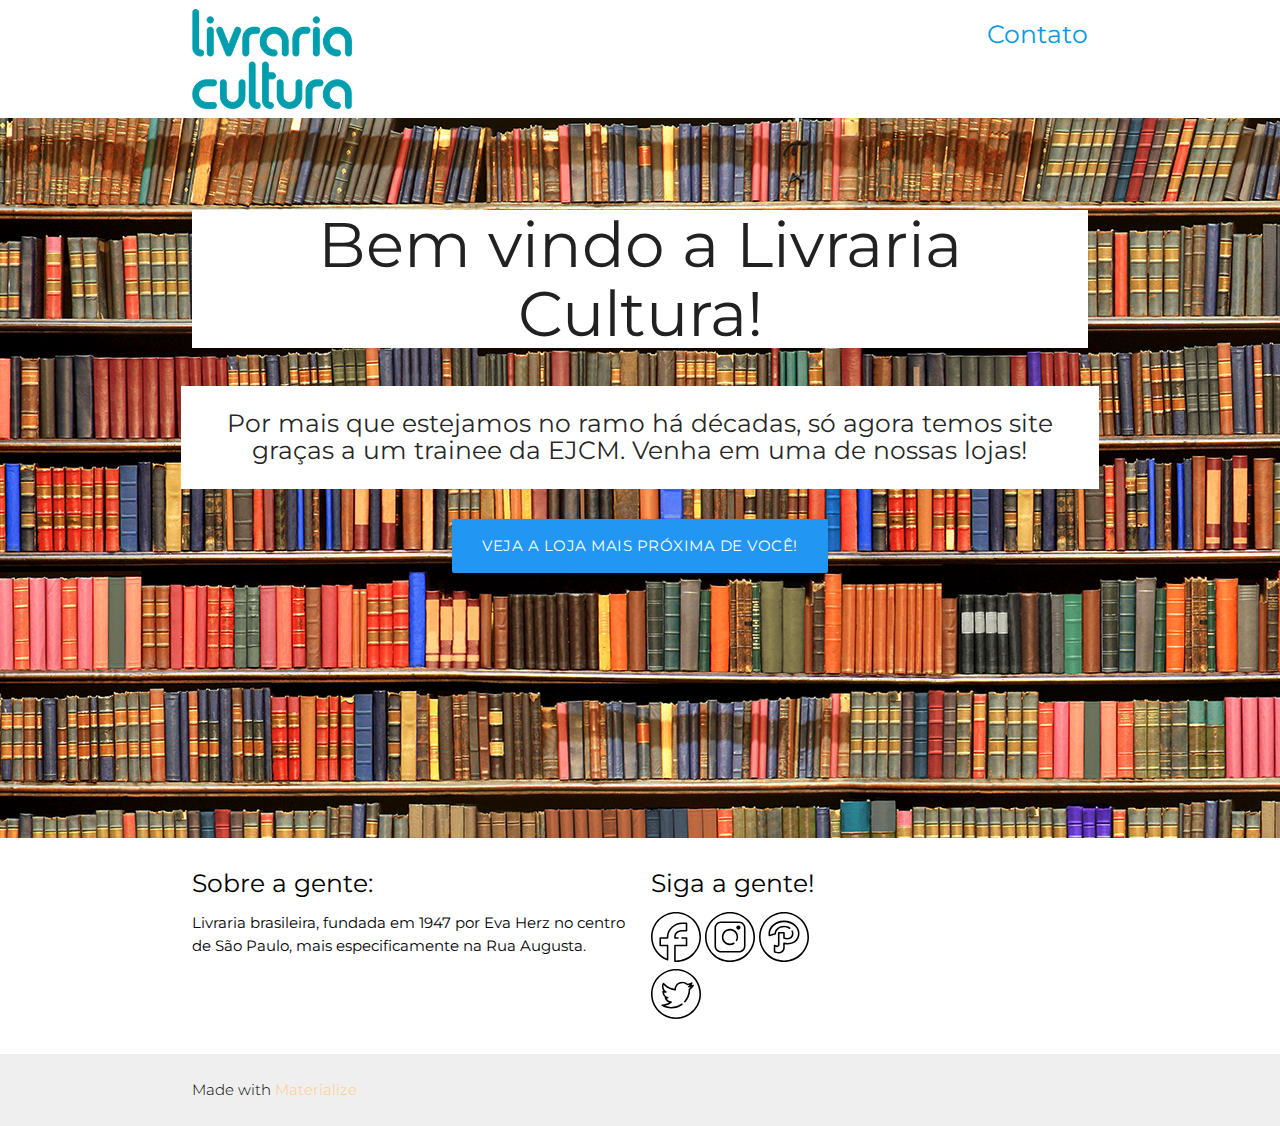
<file: index.html>
<html>
<head>
  <meta charset="UTF-8"/>
  <meta name="viewport" content="width=device-width, initial-scale=1, maximum-scale=1.0"/>
  <title>Site da Livraria</title>

  <link href="https://fonts.googleapis.com/icon?family=Material+Icons" rel="stylesheet"/>
  <link href="https://fonts.googleapis.com/css?family=Montserrat" rel="stylesheet">
  <link href="css/materialize.css" type="text/css" rel="stylesheet" media="screen,projection"/>
  <link href="css/style.css" type="text/css" rel="stylesheet" media="screen,projection"/>
</head>

<body>
  <header class="page-header white">
    <div class="nav-wrapper container"><a id="logo-container" href="#" class="brand-logo"><img src=img/livraria.png height=100vh width=160vw></a>
      <h5 class="right hide-on-med-and-down"><a href="#">Contato</a>
      </h5>
    </div>
  </header>

<div class="background">
  <div class="section">
    <div class="container">
      <br><br>
      <h1 class="header center white">Bem vindo a Livraria Cultura!</h1>
      <div class="row center">
        <h5 class="header col s12 m12 white"><p>Por mais que estejamos no ramo há décadas, só agora temos site graças a um trainee da EJCM. Venha em uma de nossas lojas!</p></h5>
      </div>
      <div class="row center">
        <a href="https://www.google.com.br/maps/search/livraria+cultura/" target="_blank" class="btn-large waves-effect waves-light blue">Veja a loja mais próxima de você!</a>
      </div>
    </div>
      <br><br>

    </div>
  </div>
  </div>


  <footer class="page-footer white">
    <div class="container">
      <div class="row">
        <div class="col l6 s12">
          <h5 class="black-text">Sobre a gente:</h5>
          <p class="black-text text-lighten-4">Livraria brasileira, fundada em 1947 por Eva Herz no centro de São Paulo, mais especificamente na Rua Augusta.</p>
        </div>

        <div class="col l3 s12">
          <h5 class="black-text">Siga a gente!</h5>
          <ul>
            <li><a class="black-text" href="https://www.facebook.com/livrariacultura/"><img src=img/redes-sociais/facebook.svg height=50vh width=50vh></a></li>
            <li><a class="black-text" href="https://www.instagram.com/livraria_cultura/?hl=pt-br"><img src=img/redes-sociais/instagram.svg height=50vh width=50vh></a></li>
            <li><a class="black-text" href="https://www.pinterest.com/livrariacultura/"><img src=img/redes-sociais/pinterest.svg height=50vh width=50vh></a></li>
            <li><a class="black-text" href="https://twitter.com/livcultura"><img src=img/redes-sociais/twitter.svg height=50vh width=50vh></a></li>
          </ul>
        </div>
      </div>
    </div>
    <div class="footer-copyright">
      <div class="container">
      <p class="black-text"> Made with <a class="orange-text text-lighten-3" href="http://materializecss.com">Materialize</a></p>
      </div>
    </div>
  </footer>

  <script src="https://code.jquery.com/jquery-2.1.1.min.js"></script>
  <script src="js/materialize.js"></script>
  <script src="js/init.js"></script>
</body>
</html>
</file>
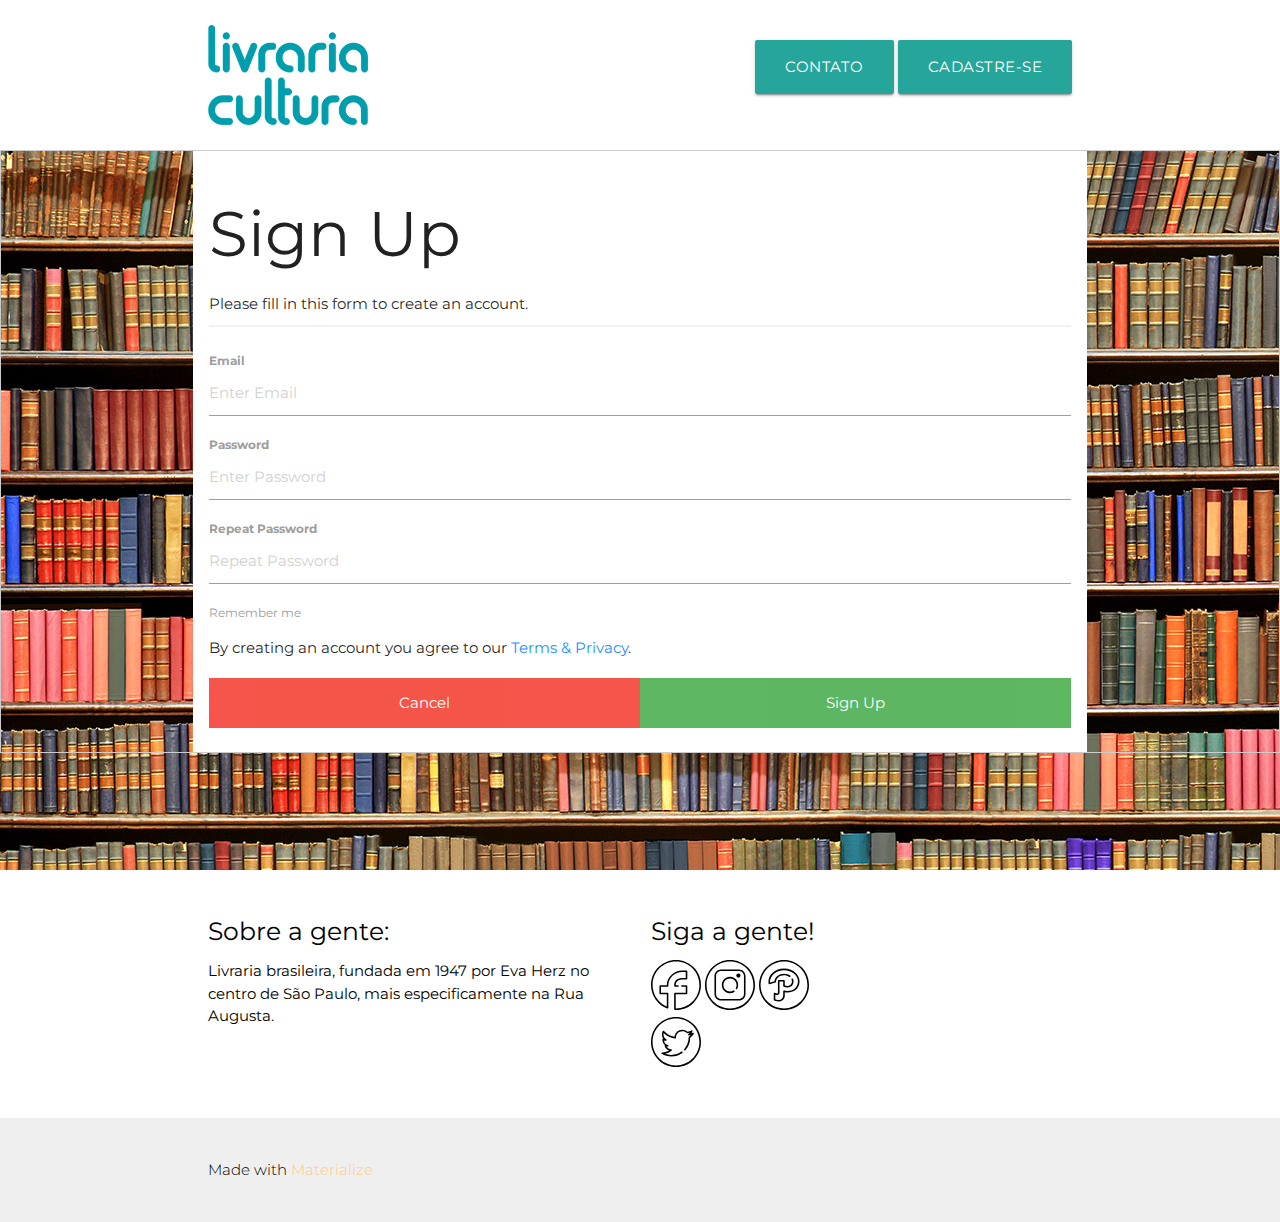
<file: form.html>
<html>
<head>
  <meta charset="UTF-8"/>
  <meta name="viewport" content="width=device-width, initial-scale=1, maximum-scale=1.0"/>
  <title>Site da Livraria</title>

  <link href="https://fonts.googleapis.com/icon?family=Material+Icons" rel="stylesheet"/>
  <link href="https://fonts.googleapis.com/css?family=Montserrat" rel="stylesheet">
  <link href="css/materialize.css" type="text/css" rel="stylesheet" media="screen,projection"/>
  <link href="css/style.css" type="text/css" rel="stylesheet" media="screen,projection"/>
  <link href="css/form.css" type="text/css" rel="stylesheet" media="screen,projection"/>
</head>

<body>
  <header class="page-header white">
    <div class="nav-wrapper container"><a id="logo-container" href="index.html" class="brand-logo"><img src=img/livraria.png height=100vh width=160vw></a>
      <ul class="right hide-on-med-and-down">
        <li><a href="#" class="btn-large">Contato</a></li>
        <li><a href="form.html" class="btn-large">Cadastre-se</a></li>
    </ul>
    </div>
  </header>

<div class="background">
  <form action="/action_page.php" style="border:1px solid #ccc">
    <div class="container white">
      <h1>Sign Up</h1>
      <p>Please fill in this form to create an account.</p>
      <hr>
      <label><b>Email</b></label>
      <input type="text" placeholder="Enter Email" name="email" required>

      <label><b>Password</b></label>
      <input type="password" placeholder="Enter Password" name="psw" required>

      <label><b>Repeat Password</b></label>
      <input type="password" placeholder="Repeat Password" name="psw-repeat" required>

      <label>
        <input type="checkbox" checked="checked" style="margin-bottom:15px"> Remember me
      </label>

      <p>By creating an account you agree to our <a href="#" style="color:dodgerblue">Terms & Privacy</a>.</p>

      <div class="clearfix">
        <button type="button" class="cancelbtn">Cancel</button>
        <button type="submit" class="signupbtn">Sign Up</button>
      </div>
    </div>
  </form>
</div>

  <footer class="page-footer white">
    <div class="container">
      <div class="row">
        <div class="col l6 s12">
          <h5 class="black-text">Sobre a gente:</h5>
          <p class="black-text text-lighten-4">Livraria brasileira, fundada em 1947 por Eva Herz no centro de São Paulo, mais especificamente na Rua Augusta.</p>
        </div>

        <div class="col l3 s12">
          <h5 class="black-text">Siga a gente!</h5>
          <ul>
            <li><a class="black-text" href="https://www.facebook.com/livrariacultura/"><img src=img/redes-sociais/facebook.svg height=50vh width=50vh></a></li>
            <li><a class="black-text" href="https://www.instagram.com/livraria_cultura/?hl=pt-br"><img src=img/redes-sociais/instagram.svg height=50vh width=50vh></a></li>
            <li><a class="black-text" href="https://www.pinterest.com/livrariacultura/"><img src=img/redes-sociais/pinterest.svg height=50vh width=50vh></a></li>
            <li><a class="black-text" href="https://twitter.com/livcultura"><img src=img/redes-sociais/twitter.svg height=50vh width=50vh></a></li>
          </ul>
        </div>
      </div>
    </div>
    <div class="footer-copyright">
      <div class="container">
      <p class="black-text"> Made with <a class="orange-text text-lighten-3" href="http://materializecss.com">Materialize</a></p>
      </div>
    </div>
  </footer>

  <script src="https://code.jquery.com/jquery-2.1.1.min.js"></script>
  <script src="js/materialize.js"></script>
  <script src="js/init.js"></script>
</body>
</html>
</file>
<file: css/style.css>
body {
  font-family: 'Montserrat', sans-serif;
}
.icon-block {
  padding: 0 15px;
}
.icon-block .material-icons {
	font-size: inherit;
}
li {
  display: inline-block;
}

header {
  padding-top: 1vh;
  padding-bottom: 1vh;
}

footer {
  position: sticky;
}
.background {
  background-image: url(../img/background/shelf.jpg);
  height: 80%;
}
</file>
<file: css/form.css>
body {
  font-family: 'Montserrat', sans-serif;
}
* {box-sizing: border-box}

/* Full-width input fields */
input[type=text], input[type=password] {
    width: 100%;
    padding: 15px;
    margin: 5px 0 22px 0;
    display: inline-block;
    border: none;
    background: #f1f1f1;
}

input[type=text]:focus, input[type=password]:focus {
    background-color: #ddd;
    outline: none;
}

hr {
    border: 1px solid #f1f1f1;
    margin-bottom: 25px;
}

/* Set a style for all buttons */
button {
    background-color: #4CAF50;
    color: white;
    padding: 14px 20px;
    margin: 8px 0;
    border: none;
    cursor: pointer;
    width: 100%;
    opacity: 0.9;
}

button:hover {
    opacity:1;
}

/* Extra styles for the cancel button */
.cancelbtn {
    padding: 14px 20px;
    background-color: #f44336;
}

/* Float cancel and signup buttons and add an equal width */
.cancelbtn, .signupbtn {
  float: left;
  width: 50%;
}

/* Add padding to container elements */
.container {
    padding: 16px;
}

/* Clear floats */
.clearfix::after {
    content: "";
    clear: both;
    display: table;
}

/* Change styles for cancel button and signup button on extra small screens */
@media screen and (max-width: 300px) {
    .cancelbtn, .signupbtn {
       width: 100%;
    }
</file>
